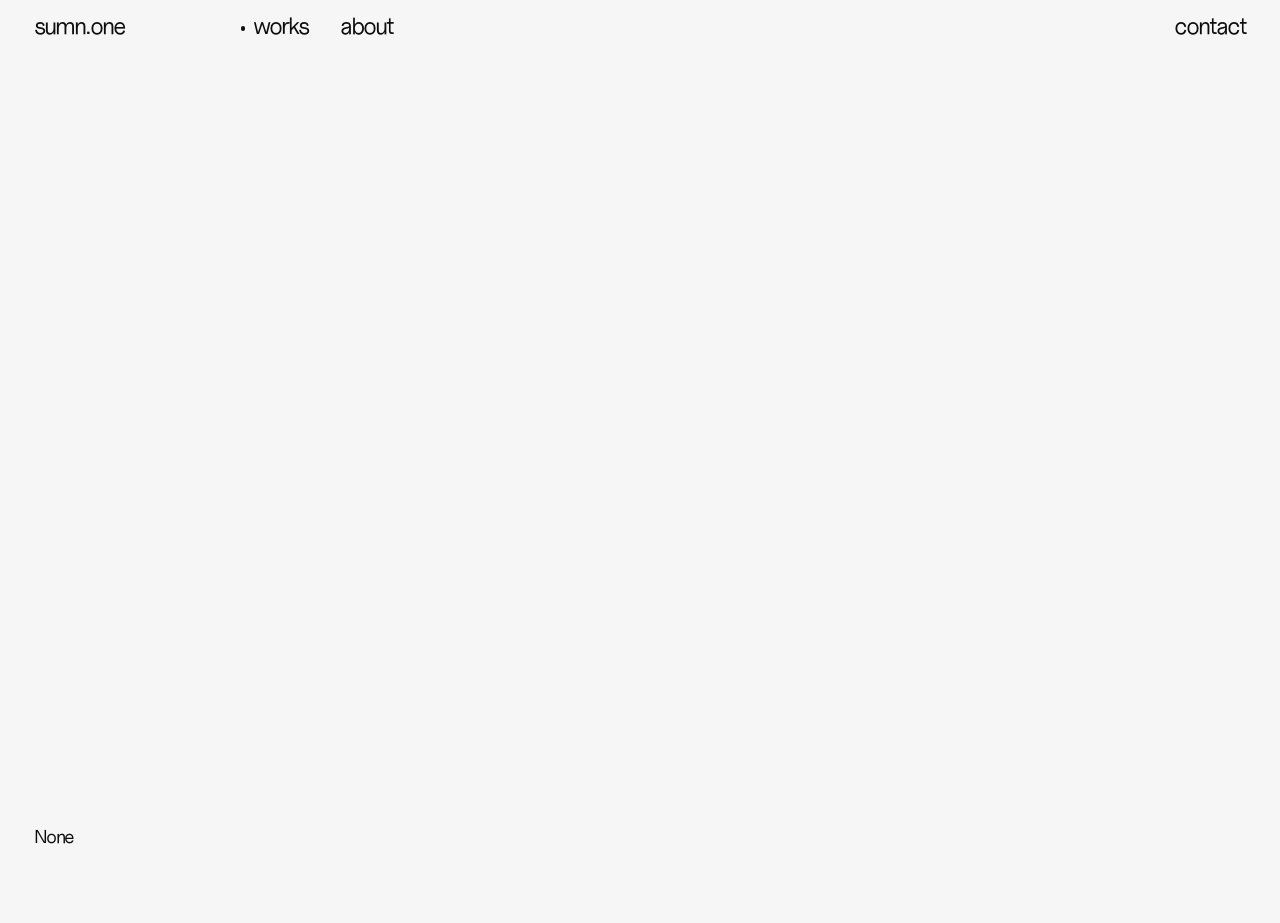
<file: index.html>
<!DOCTYPE html>
<html lang="ko">
  <head>
    <meta charset="UTF-8" />
    <meta name="viewport" content="width=device-width, initial-scale=1.0" />
    <title>SUMN Works</title>
    <link rel="stylesheet" href="./styles.css" />
  </head>
  <body class="works-page-body">
    <div class="page-shell page-works">
      <header class="site-header" aria-label="Primary">
        <a class="brand" href="./index.html">sumn.one</a>
        <nav class="primary-nav">
          <a class="nav-link nav-link-works nav-link-active" href="./index.html">
            <span class="nav-dot" aria-hidden="true"></span>
            works
          </a>
          <a class="nav-link nav-link-about" href="./about.html">about</a>
        </nav>
        <a class="contact-link" href="mailto:cs@sumn.one">contact</a>
      </header>

      <main class="page-main works-main">
        <section class="works-list" aria-label="Selected works">
          <article class="work-card work-card-placeholder">
            <div class="work-card-media work-card-media-placeholder" aria-hidden="true"></div>
            <p class="work-card-label">None</p>
          </article>
        </section>
      </main>
    </div>
  </body>
</html>
</file>
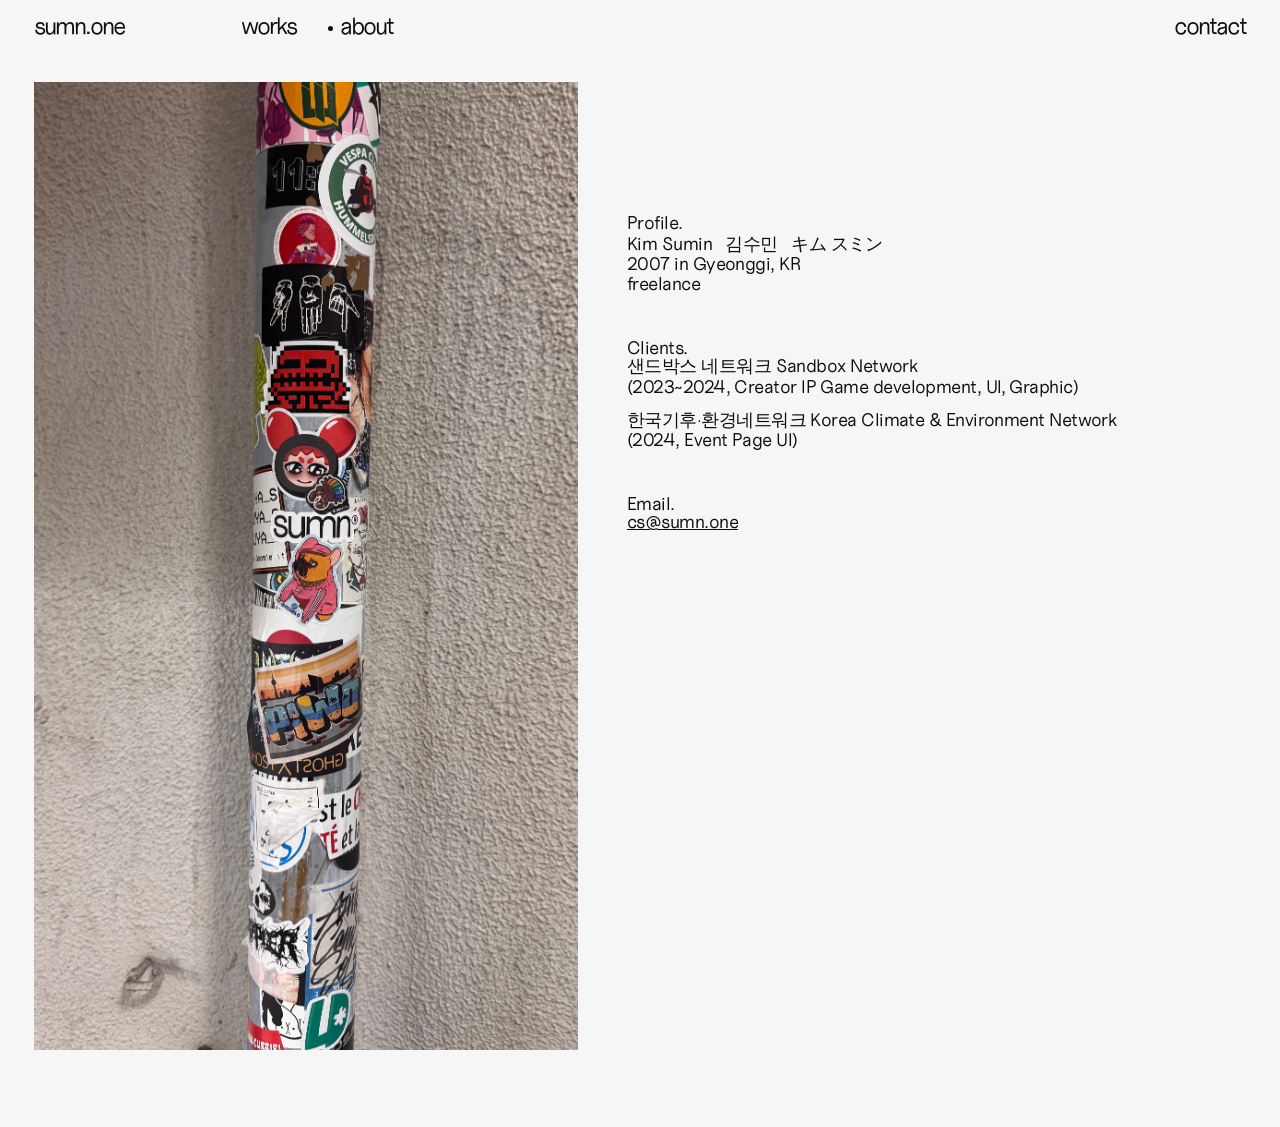
<file: about.html>
<!DOCTYPE html>
<html lang="ko">
  <head>
    <meta charset="UTF-8" />
    <meta name="viewport" content="width=device-width, initial-scale=1.0" />
    <title>SUMN About</title>
    <link rel="stylesheet" href="./styles.css" />
  </head>
  <body>
    <div class="page-shell page-about">
      <header class="site-header" aria-label="Primary">
        <a class="brand" href="./index.html">sumn.one</a>
        <nav class="primary-nav">
          <a class="nav-link nav-link-works" href="./index.html">works</a>
          <a class="nav-link nav-link-about nav-link-active" href="./about.html">
            <span class="nav-dot" aria-hidden="true"></span>
            about
          </a>
        </nav>
        <a class="contact-link" href="mailto:cs@sumn.one">contact</a>
      </header>

      <main class="page-main cover-layout about-main">
        <section class="image-column" aria-label="Selected work">
          <div class="cover-image-frame">
            <img
              class="cover-image"
              src="./EFC5D76B-B2CB-438F-B558-83E4182DD6EB.JPG"
              alt="A sticker-covered pole photographed against a textured wall"
            />
          </div>
        </section>

        <section class="info-column" aria-label="Profile details">
          <div class="info-block">
            <p>Profile.</p>
            <p>Kim Sumin &nbsp; 김수민 &nbsp; キム スミン</p>
            <p>2007 in Gyeonggi, KR</p>
            <p>freelance</p>
          </div>

          <div class="info-block clients-block">
            <p class="clients-title">Clients.</p>
            <div class="client-entry">
              <p>샌드박스 네트워크 Sandbox Network</p>
              <p>(2023~2024, Creator IP Game development, UI, Graphic)</p>
            </div>
            <div class="client-entry">
              <p>한국기후·환경네트워크 Korea Climate &amp; Environment Network</p>
              <p>(2024, Event Page UI)</p>
            </div>
          </div>

          <div class="info-block">
            <p>Email.</p>
            <a href="mailto:cs@sumn.one">cs@sumn.one</a>
          </div>
        </section>
      </main>
    </div>
  </body>
</html>
</file>
<file: styles.css>
:root {
  --page-bg: #f6f6f6;
  --page-text: #0e0e0e;
  --page-scale: 0.9;
  --edge-padding-scale: 0.75;
  --header-size: calc(clamp(1.15rem, 1.2rem + 0.7vw, 1.65rem) * var(--page-scale));
  --body-size: calc(clamp(1rem, 0.9rem + 0.45vw, 1.35rem) * var(--page-scale));
  --works-column-width: calc(37.8rem * var(--page-scale));
  --work-card-width: calc(clamp(20rem, 41vw, 52rem) * var(--page-scale));
  --work-card-gap: calc(2.0625rem * var(--page-scale) * 0.5);
  --work-card-caption-gap: calc(1.3125rem * var(--page-scale));
  --work-card-caption-size: calc(clamp(0.95rem, 1rem + 0.6vw, 1.3rem) * var(--page-scale));
  --cardit-gallery-gap: calc(clamp(1.8rem, 2.1vw, 2.15rem) * var(--page-scale));
  --content-gap: calc(clamp(3.25rem, 4.25vw, 3.8rem) * var(--page-scale));
  --page-padding-x: calc(clamp(1.25rem, 3.9vw, 3.75rem) * var(--page-scale) * var(--edge-padding-scale));
  --page-padding-top: calc(clamp(1rem, 2vw, 3rem) * var(--page-scale) * var(--edge-padding-scale));
  --page-padding-bottom: calc(clamp(4rem, 9vw, 8rem) * var(--page-scale) * var(--edge-padding-scale));
  --main-offset: calc(clamp(2rem, 4vw, 6rem) * var(--page-scale));
  --nav-gap: calc(clamp(1.5rem, 2.75vw, 4rem) * var(--page-scale));
  --nav-offset: calc(clamp(4rem, 10vw, 10rem) * var(--page-scale));
  --section-gap: calc(clamp(2.75rem, 4vw, 3.5rem) * var(--page-scale));
  --about-info-offset: calc(var(--works-column-width) * 0.245);
}

@font-face {
  font-family: "Uncut Sans";
  src: url("./Uncut-Sans-Regular.woff") format("woff");
  font-style: normal;
  font-weight: 200;
  font-display: swap;
}

* {
  box-sizing: border-box;
}

html {
  scroll-behavior: smooth;
  background: var(--page-bg);
}

body {
  margin: 0;
  background: var(--page-bg);
  color: var(--page-text);
  font-family: "Uncut Sans", "Helvetica Neue", Helvetica, Arial, sans-serif;
  width: max-content;
}

body.works-page-body {
  width: auto;
  min-width: 100%;
  overflow-x: hidden;
}

body.cardit-page-body {
  width: auto;
  min-width: 100%;
  overflow-x: hidden;
}

a {
  color: inherit;
}

.page-shell {
  display: inline-block;
  padding: var(--page-padding-top) var(--page-padding-x) var(--page-padding-bottom);
}

.page-shell.page-works {
  display: flex;
  flex-direction: column;
  width: 100%;
  min-width: 100%;
  align-items: stretch;
}

.page-shell.page-cardit {
  display: flex;
  flex-direction: column;
  width: 100%;
  min-width: 100%;
  align-items: stretch;
}

.site-header {
  display: grid;
  align-items: flex-start;
  grid-template-columns:
    max-content
    var(--nav-offset)
    max-content
    var(--nav-gap)
    max-content;
  width: max-content;
  font-size: var(--header-size);
  letter-spacing: -0.08em;
  line-height: 0.78;
}

.brand,
.contact-link,
.nav-link {
  text-decoration: none;
}

.primary-nav {
  display: contents;
}

.brand {
  grid-column: 1;
}

.nav-link {
  display: inline-flex;
  align-items: center;
  gap: 0.45rem;
}

.nav-link-about {
  grid-column: 5;
}

.nav-link-works {
  grid-column: 3;
}

.nav-link-active {
  font-weight: 400;
}

.nav-dot {
  width: 0.2em;
  height: 0.2em;
  border-radius: 999px;
  background: currentColor;
  transform: translateY(0.08em);
}

.contact-link {
  position: fixed;
  top: var(--page-padding-top);
  right: var(--page-padding-x);
  z-index: 10;
}

.page-main {
  width: max-content;
  margin-top: var(--main-offset);
}

.page-shell.page-works .page-main {
  width: 100%;
  max-width: none;
}

.page-shell.page-cardit .page-main {
  width: 100%;
  max-width: none;
}

.works-main {
  display: flex;
  flex: 1 1 auto;
  width: 100%;
  margin-top: var(--main-offset);
}

.cardit-main {
  width: 100%;
  margin-top: var(--main-offset);
}

.works-list {
  display: flex;
  flex: 1 1 auto;
  align-items: start;
  gap: var(--work-card-gap);
  width: 100%;
}

.work-card {
  flex: 1 1 0;
  min-width: 0;
}

.work-card-link {
  color: inherit;
  text-decoration: none;
}

.work-card-media {
  position: relative;
  width: 100%;
  aspect-ratio: 1328 / 799;
  overflow: hidden;
}

.work-card-media-placeholder {
  background: transparent;
}

.work-card-media-interactive {
  cursor: ew-resize;
  outline: none;
}

.work-card-media-interactive::before,
.work-card-media-interactive::after {
  content: "";
  position: absolute;
  top: 0;
  bottom: 0;
  width: 1px;
  background: rgba(255, 255, 255, 0.3);
  pointer-events: none;
}

.work-card-media-interactive::before {
  left: 33.3333%;
}

.work-card-media-interactive::after {
  left: 66.6666%;
}

.work-card-media-interactive:focus-visible {
  box-shadow: 0 0 0 2px #111;
}

.work-card-image {
  display: block;
  width: 100%;
  height: 100%;
  object-fit: cover;
}

.work-card-label {
  margin: var(--work-card-caption-gap) 0 0;
  font-size: var(--work-card-caption-size);
  letter-spacing: -0.08em;
  line-height: 0.78;
}

.cardit-gallery {
  display: flex;
  flex-direction: column;
  gap: var(--cardit-gallery-gap);
  width: 100%;
}

.cardit-frame {
  margin: 0;
  width: 100%;
}

.cardit-frame img {
  display: block;
  width: 100%;
  height: auto;
}

.cardit-frame video {
  display: block;
  width: 100%;
  height: auto;
}

.works-layout {
  display: block;
}

.cover-layout {
  display: grid;
  align-items: start;
  column-gap: var(--content-gap);
  grid-template-columns: var(--works-column-width) max-content;
}

.works-column,
.image-column {
  width: var(--works-column-width);
}

.cover-image-frame {
  width: 100%;
  aspect-ratio: 1148 / 2041;
  overflow: hidden;
  background: #ddd5cd;
}

.cover-image {
  display: block;
  width: 100%;
  height: 100%;
  object-fit: cover;
}

.info-column {
  width: max-content;
  min-width: max-content;
  font-size: var(--body-size);
  letter-spacing: -0.03em;
  line-height: 0.99;
}

.about-main .info-column {
  margin-top: var(--about-info-offset);
}

.info-block + .info-block {
  margin-top: var(--section-gap);
}

.info-block p {
  margin: 0;
}

.info-block p + p {
  margin-top: 0.15rem;
}

.clients-title {
  margin-bottom: 0.95rem;
}

.client-entry + .client-entry {
  margin-top: 0.95rem;
}

.info-block a {
  text-decoration-thickness: 0.04em;
  text-underline-offset: 0.08em;
}

@media (max-width: 900px) {
  body {
    width: auto;
    overflow-x: hidden;
  }

  .site-header {
    display: flex;
    flex-wrap: wrap;
    gap: 1.25rem 1.5rem;
    width: auto;
  }

  .primary-nav {
    display: flex;
    gap: 1.5rem;
    order: 2;
    width: 100%;
  }

  .contact-link {
    position: static;
    margin-left: auto;
  }

  .page-main {
    width: auto;
    margin-top: clamp(2rem, 10vw, 4rem);
  }

  .page-shell.page-works {
    display: inline-block;
    width: auto;
  }

  .page-shell.page-cardit {
    display: inline-block;
    width: auto;
    min-width: 0;
  }

  .page-shell.page-about {
    display: block;
    width: auto;
    min-width: 0;
  }

  .works-main {
    display: block;
    margin-top: clamp(2rem, 10vw, 4rem);
  }

  .cardit-main {
    margin-top: clamp(2rem, 10vw, 4rem);
  }

  .works-list {
    display: flex;
    flex-direction: column;
    gap: clamp(2rem, 8vw, 3rem);
    width: auto;
  }

  .cardit-gallery {
    gap: calc(var(--cardit-gallery-gap) * 0.3);
  }

  .cover-layout {
    grid-template-columns: 1fr;
    row-gap: clamp(2rem, 8vw, 3rem);
  }

  .work-card,
  .works-column,
  .image-column,
  .info-column {
    width: 100%;
    max-width: 100%;
  }

  .info-column {
    min-width: 0;
  }

  .about-main .info-column {
    margin-top: 0;
  }
}

@media (max-width: 520px) {
  .primary-nav {
    flex-wrap: wrap;
    gap: 1rem 1.75rem;
  }

  .site-header {
    line-height: 0.9;
  }

  .info-column {
    letter-spacing: -0.04em;
  }
}
</file>
